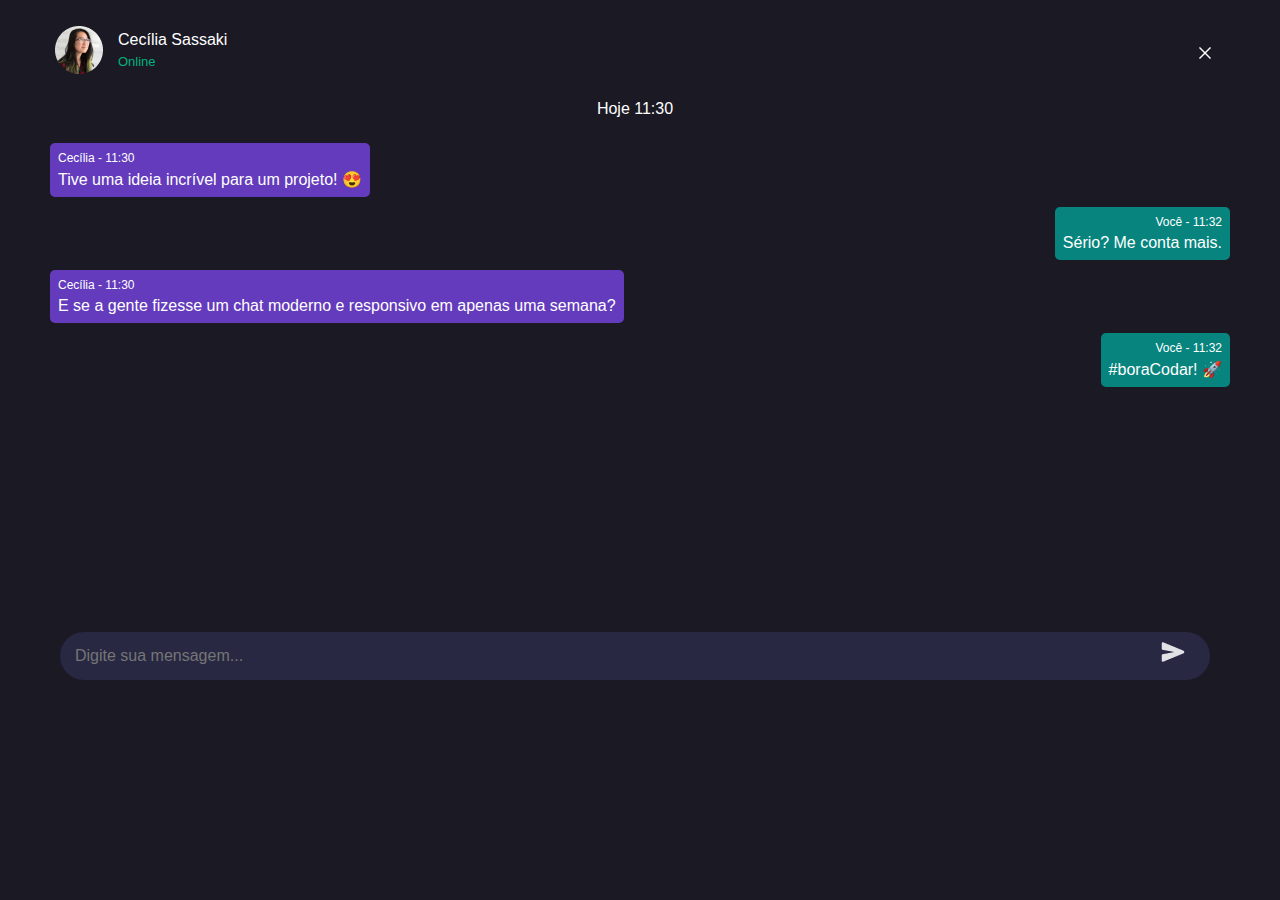
<file: chat/index.html>
<!DOCTYPE html>
<html lang="en">
<head>
  <meta charset="UTF-8">
  <meta name="viewport" content="width=device-width, initial-scale=1.0">
  <title>Chat Básico</title>
  <link rel="stylesheet" href="style.css">
</head>
<body>
    <div class="chat-container">
      <div class="headerPessoa">
        <div class="fotoNomeX">
            <div class="fotoNome">
                <img class="foto" src="Foto.png" alt="">
                <div class="nomeOnline">
                    <div class="nome">
                        Cecília Sassaki
                    </div>
                    <div class="online">
                        Online
                    </div>
                </div>
            </div>
            <div class="close">
                <button><img src="close.png" alt=""></button>
            </div>
        </div>
      </div>
      <div class="timeInicial">
        Hoje 11:30
      </div>
      <div class="chat-box" id="chat-box">
        <div class="message received">
            <div class="message-content">
              <span class="time">Cecília - 11:30</span>
              <span class="content">Tive uma ideia incrível para um projeto! 😍</span>
            </div>
          </div>
          <div class="message sent">
            <div class="message-content">
              <span class="time">Você - 11:32</span>
              <span class="content">Sério? Me conta mais.</span>
            </div>
          </div>
          <div class="message received">
            <div class="message-content">
              <span class="time">Cecília - 11:30</span>
              <span class="content">E se a gente fizesse um chat moderno e responsivo em apenas uma semana?</span>
            </div>
          </div>
          <div class="message sent">
            <div class="message-content">
              <span class="time">Você - 11:32</span>
              <span class="content">#boraCodar! 🚀</span>
            </div>
          </div>
        </div>
      <div class="input-container">
        <input class="input-msg" type="text" id="message-input" placeholder="Digite sua mensagem...">
        <button onclick="sendMessage()"><img src="send.png" alt=""></button>
      </div>
    </div>
  
    <script src="script.js"></script>
</body>
</html>
</file>
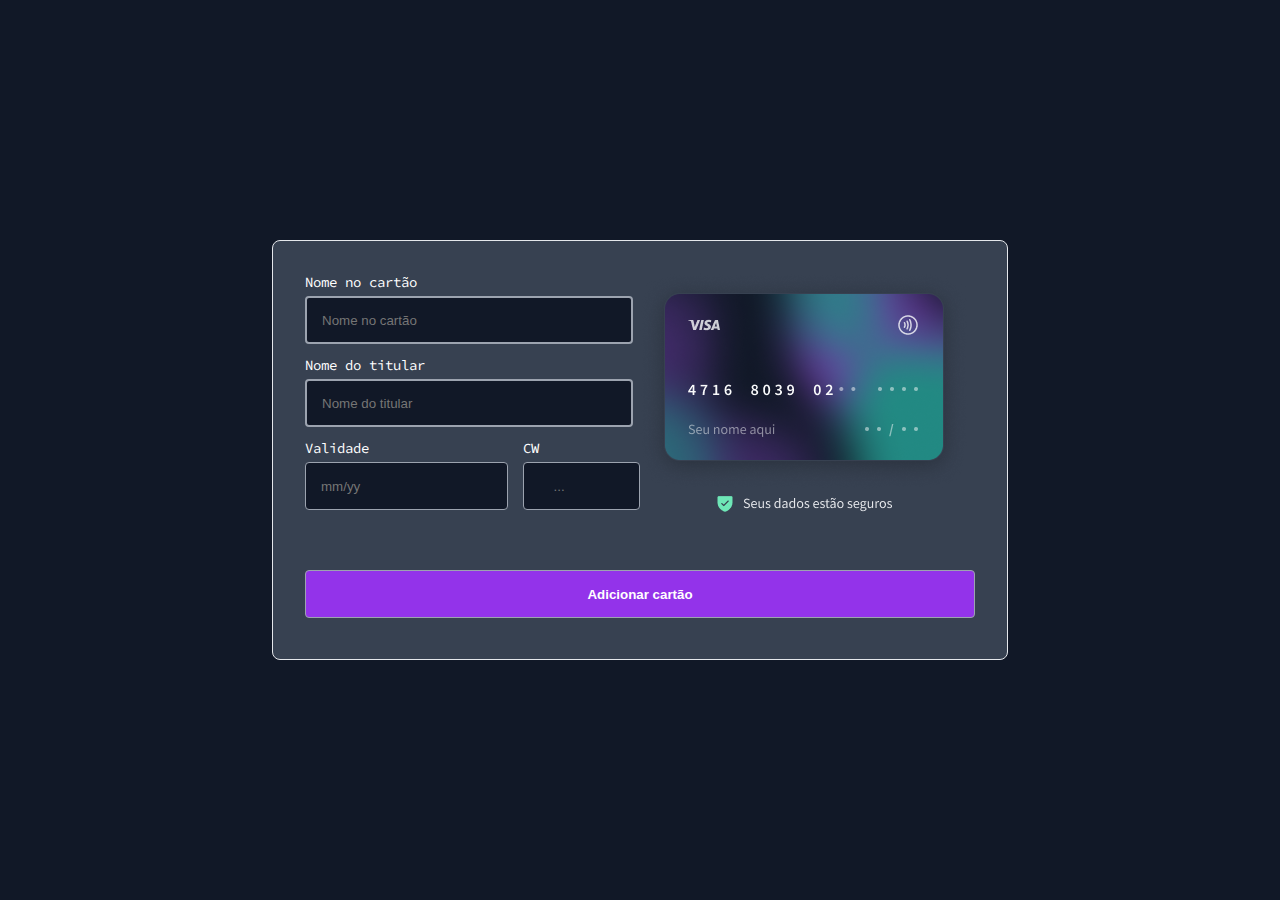
<file: formsCartaoCredito/index.html>
<!DOCTYPE html>
<html lang="en">
<head>
    <meta charset="UTF-8">
    <meta name="viewport" content="width=device-width, initial-scale=1.0">
    <title>Cartão</title>
    <link rel="stylesheet" href="style.css">
    <link rel="preconnect" href="https://fonts.googleapis.com">
    <link rel="preconnect" href="https://fonts.gstatic.com" crossorigin>
    <link href="https://fonts.googleapis.com/css2?family=Source+Code+Pro&family=Titillium+Web&display=swap" rel="stylesheet">
</head>
<body>
    <form id="form">
        <div class="container">
            <div class="card">
                <div class="form">
                    <div class="campos">
                        <label for="cardName">Nome no cartão</label>
                        <input class="input" type="text" id="cardName" name="cardName" placeholder="Nome no cartão">
                        <p id="cardNameError" class="error-message"></p>
                    
                        <label for="cardHolder">Nome do titular</label>
                        <input class="input" type="text" id="cardHolder" name="cardHolder" placeholder="Nome do titular">
                        <p id="cardHolderError" class="error-message"></p>
                        
                        <div class="card2">
                            <div class="validade">
                                <label class="label2" for="expiryDate">Validade</label>
                                <input class="input2" type="text" id="expiryDate" name="expiryDate" placeholder="mm/yy">
                                <p id="expiryDateError" class="error-message"></p>
                            </div>
                            <div class="cw">
                                <label for="cw">CW</label>
                                <input class="input2" type="text" id="cw" name="cw" placeholder="    ...">
                                <p id="cwError" class="error-message"></p>
                            </div>
                        </div>
                    </div>
                </div>
                <div class="cartao">
                    <img src="Cartão.png" alt="">
                </div>
            </div>
            <div class="botao">
                <button id="submitButton" type="submit">Adicionar cartão</button>
            </div>
        </div>
    </form>

    <script src="script.js"></script>
</body>
</html>
</file>
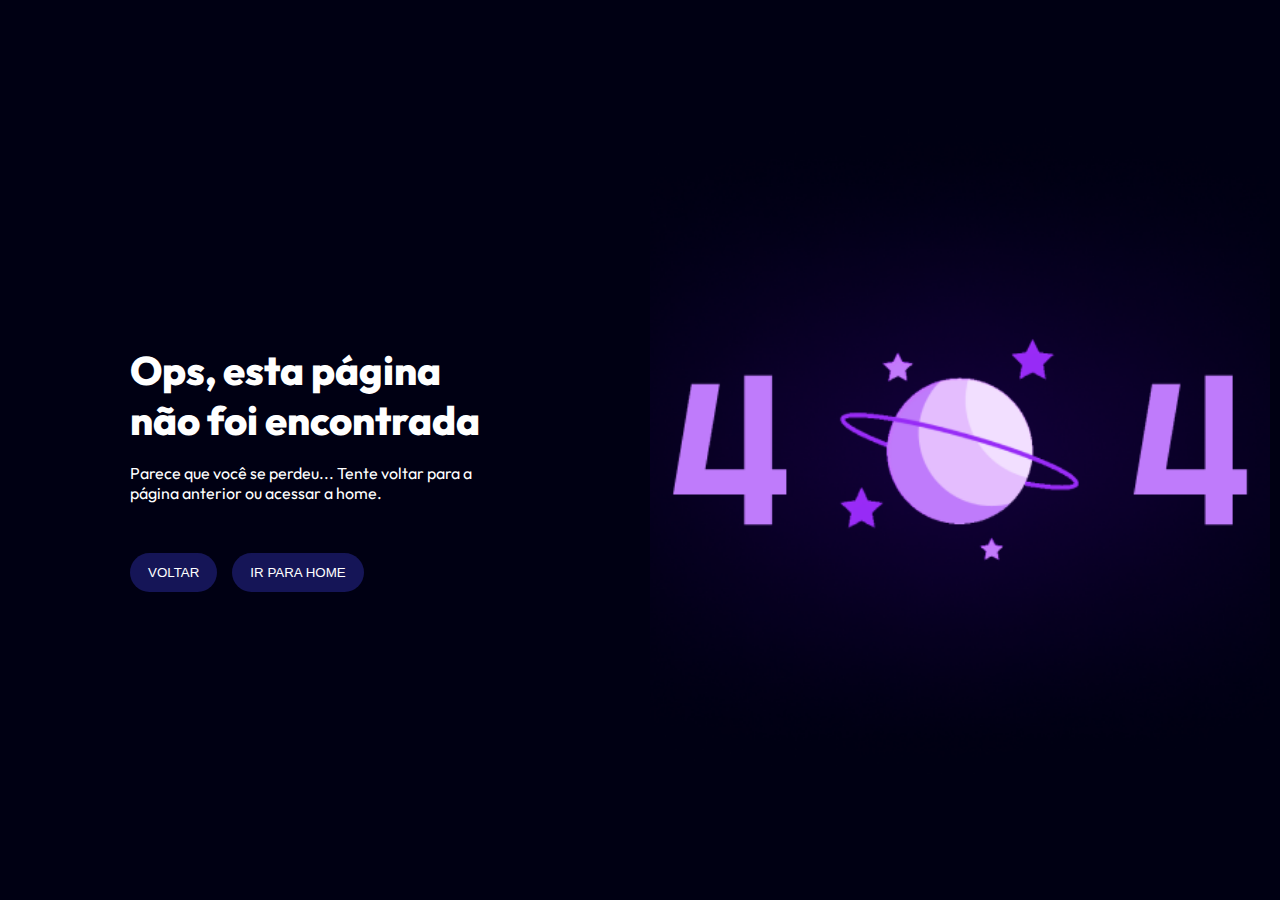
<file: pagina-erro-404/index.html>
<!DOCTYPE html>
<html>
<head>
    <meta name="viewport" content="width=device-width, initial-scale=1.0">
    <title>Erro 404 - Página não encontrada</title>
    <link rel="stylesheet" href="style.css">

</head>
<body>
    <div class="bg">
        <div class="box">
            <div class="container1">
                <h2 class="titulo">Ops, esta página não foi encontrada</h2>
                <p class="conteudo">Parece que você se perdeu... Tente voltar para a página anterior ou acessar a home.</p>
                <div class="container2">
                    <button class="botao">Voltar</button>
                    <button class="botao">Ir para Home</button>
                </div>
            </div>
        </div>
        <div class="box with-image">
        </div>
    </div>
</body>
</html>
</file>
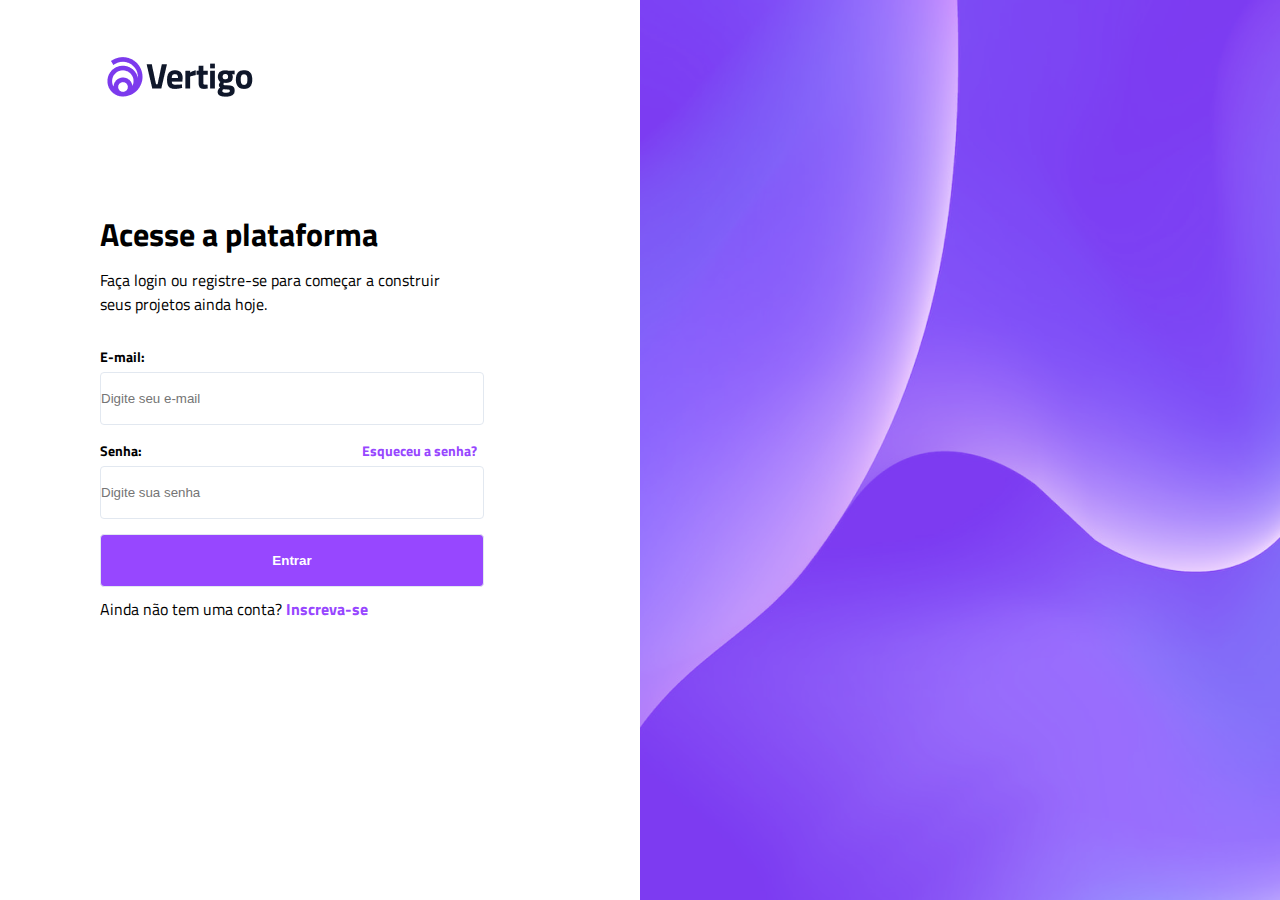
<file: paginaLogin/index.html>
<!DOCTYPE html>
<html lang="en">
<head>
    <meta charset="UTF-8">
    <meta name="viewport" content="width=device-width, initial-scale=1.0">
    <title>Login</title>
    <link rel="stylesheet" href="style.css">
    <link rel="preconnect" href="https://fonts.googleapis.com">
    <link rel="preconnect" href="https://fonts.gstatic.com" crossorigin>
    <link href="https://fonts.googleapis.com/css2?family=Titillium+Web&display=swap" rel="stylesheet">

    
</head>
<body>
    <div class="c1">
        <div class="logo">
            <img src="logo.png" alt="">
        </div>
        <div class="form">
            <div class="texto">
                <h1>Acesse a plataforma</h1>
                <p>Faça login ou registre-se para começar a construir seus projetos ainda hoje.</p>
            </div>
            <form id="form">
                <label for="email">E-mail:</label>
                <input type="text" id="email" name="email" placeholder="Digite seu e-mail">
                <p id="emailError" class="error-message"></p>
                <div class="senha-container">
                    <label for="password">Senha:</label>
                    <a class="esqueceu-senha" href="">Esqueceu a senha?</a>
                </div>
                <input type="password" id="password" name="password" placeholder="Digite sua senha">
                <p id="passwordError" class="error-message"></p>
                <button  class="botao" type="submit">Entrar</button>
            </form>
            <p class="texto2">Ainda não tem uma conta? <span>Inscreva-se</span></p>
        </div>
    </div>
    <div class="c2">
    </div>
    <script src="script.js"></script>
</body>
</html>
</file>
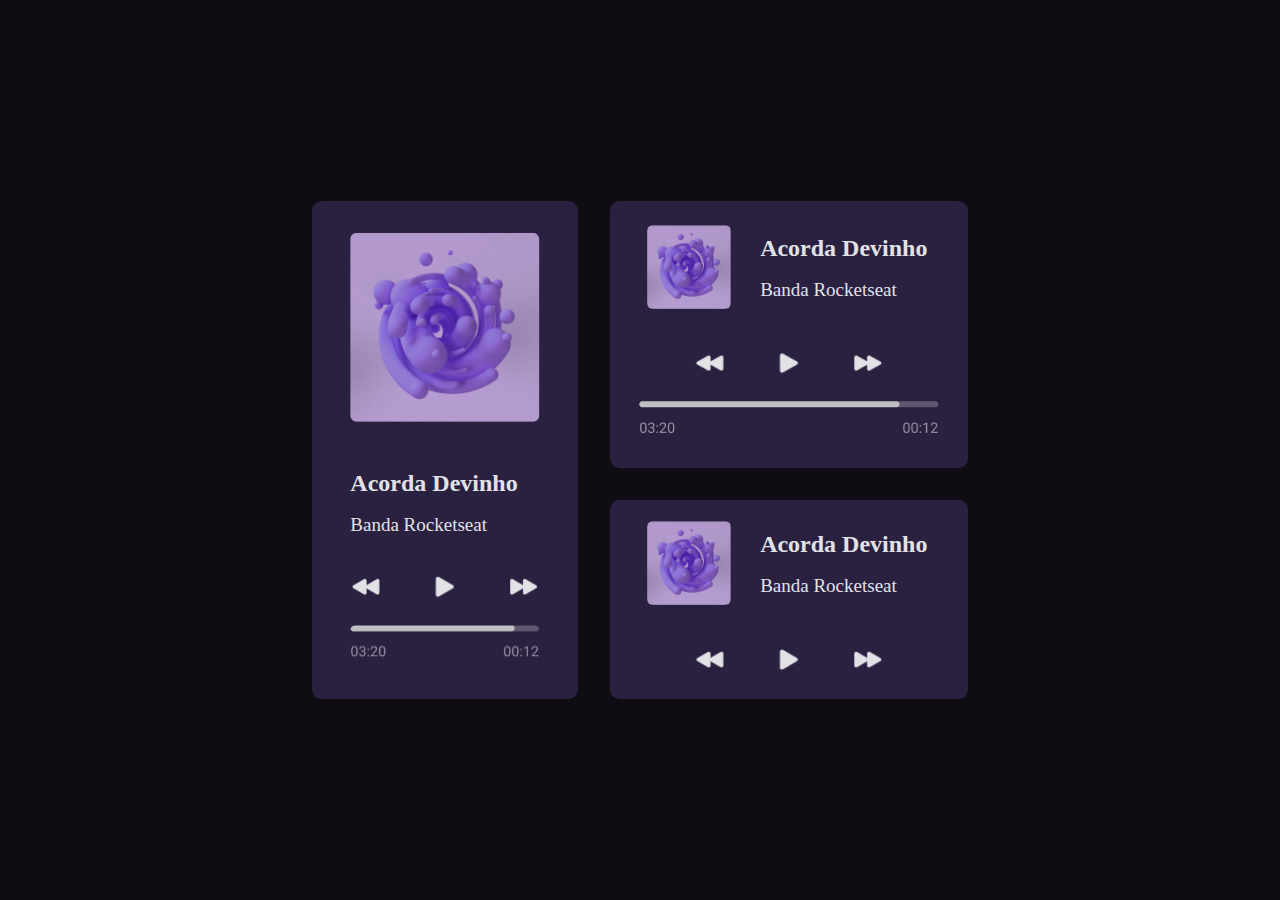
<file: player_musica/index.html>
<!DOCTYPE html>
<html lang="en">
<head>
    <meta charset="UTF-8">
    <meta name="viewport" content="width=device-width, initial-scale=1.0">
    <title>Player de música</title>
    <link rel="stylesheet" href="style.css">
</head>
<body>
    <div class="geral">
        <div class="card">
            <img src="imagem.png" alt="">
            <div class="card_1_titulo">
                <h2>Acorda Devinho</h2>
                <p>Banda Rocketseat</p>
            </div>
            <div class="card_box">
                <div class="card_play"><img src="play.png" alt=""></div>
                <div class="card_tempo_musica"><img src="play2.png" alt=""></div>
            </div>
        </div>
        <div class="cards2e3">
            <div class="card2">
                <div class="card-img2">
                    <img src="imagem.png" alt="">
                    <div class="card_2_titulo">
                        <h2>Acorda Devinho</h2>
                        <p>Banda Rocketseat</p>
                    </div>
                </div>
                <div class="card_box">
                    <div class="card_play2"><img src="play3.png" alt=""></div>
                    <div class="card_tempo_musica2"><img src="play4.png" alt=""></div>
                </div>
            </div>
            <div class="card3">
                <div class="card-img2">
                    <img src="imagem.png" alt="">
                    <div class="card_2_titulo">
                        <h2>Acorda Devinho</h2>
                        <p>Banda Rocketseat</p>
                    </div>
                </div>
                <div class="card_box">
                    <div class="card_play2"><img src="play3.png" alt=""></div>
                </div>
            </div>
        </div>
    </div>
</body>
</html>
</file>
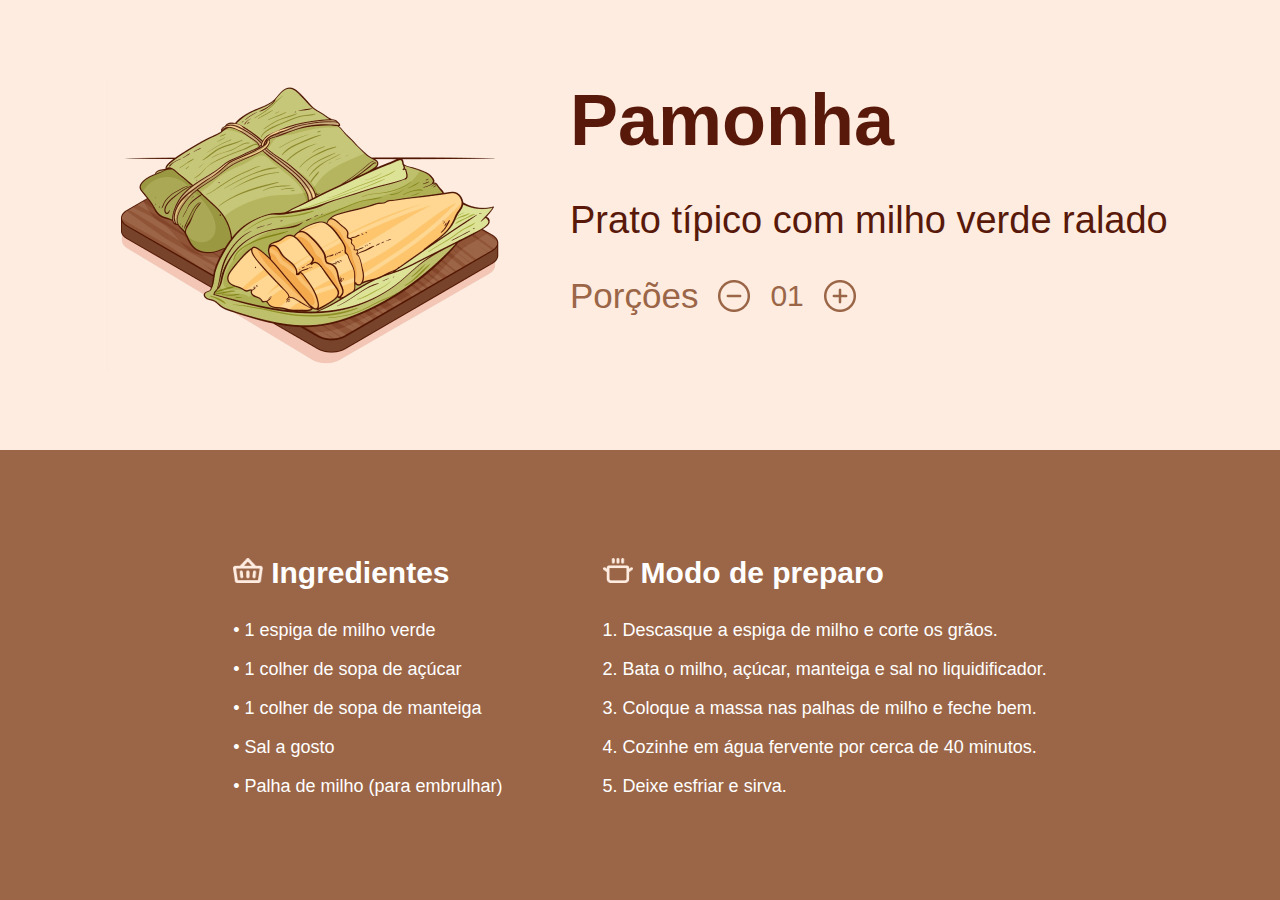
<file: receita/index.html>
<!DOCTYPE html>
<html lang="en">
<head>
    <meta charset="UTF-8">
    <meta name="viewport" content="width=device-width, initial-scale=1.0">
    <title>Receita</title>
    <link rel="stylesheet" href="style.css">
</head>
<body>
    <div class="container">
        <div class="box1">
            <div class="box1-card">
                <img src="imagem.png" alt="">
                <div class="titles">
                    <p class="t1">Pamonha</p>
                    <p class="t2">Prato típico com milho verde ralado</p>
                    <div class="porcoes">
                        <p class="t3">Porções</p>
                        <img src="menos.png" alt="" id="menos">
                        <p id="numero">01</p>
                        <img src="mais.png" alt="" id="mais">
                    </div>
                </div>
            </div>
        </div>
        <div class="box2">
            <div class="container-textos">
                <div class="c-ingredientes">
                    <div class="titulo-ingredientes">
                        <img src="cesta.png" alt="Cesta">
                        <h1>Ingredientes</h1>
                    </div>
                    <div class="ingredientes">
                        <p>• 1 espiga de milho verde</p>
                        <p>• 1 colher de sopa de açúcar</p>
                        <p>• 1 colher de sopa de manteiga</p>
                        <p>• Sal a gosto</p>
                        <p>• Palha de milho (para embrulhar)</p>
                    </div>
                </div>
                <div class="c-modo-preparo">
                    <div class="titulo-preparo">
                        <img src="panela.png" alt="Panela">
                        <h1>Modo de preparo</h1>
                    </div>
                    <div class="texto">
                        <p>1. Descasque a espiga de milho e corte os grãos.</p>
                        <p>2. Bata o milho, açúcar, manteiga e sal no liquidificador.</p>
                        <p>3. Coloque a massa nas palhas de milho e feche bem.</p>
                        <p>4. Cozinhe em água fervente por cerca de 40 minutos.</p>
                        <p>5. Deixe esfriar e sirva.</p>
                    </div>
                </div>
            </div>
        </div>
    </div>

    <script src="script.js"></script>
</body>
</html>
</file>
<file: chat/style.css>
body {
    font-family: Arial, sans-serif;
    margin: 0;
    padding: 0;
    display: flex;
    align-items: center;
    justify-content: center;
    background-color: #1A1924;
  }

  
.chat-container {
    width: 1200px;
    height: 700px;
    overflow-y: auto; 
    border-radius: 5px;
    display: flex;
    flex-direction: column;
    position: relative; 
}

.headerPessoa {
    width: 1190px;
    height: 100px;
    
    
}

.fotoNomeX {
    width: 1190px;
    height: 100px;
    display: flex;
    flex-direction: row;
    align-items: center;
    justify-content: space-between;
}

.fotoNome {
    display: flex;
    align-items: center;
    margin-left: 15px;
    color: white;
    gap: 15px;
}

.nomeOnline {
    display: flex;
    flex-direction: column;
    gap: 5px;
}

.online {
    font-size: 13px;
    color: #00B37E;
}

.close button {
    background-color: transparent;
    margin-right: 10px;
    margin-top: -15px;
}


.timeInicial {
    color: white;
    width: 1190px;
    display: flex;
    align-items: center;
    justify-content: center;
    margin-bottom: 15px;
}


.chat-box {
    flex: 1; 
    display: flex; 
    flex-direction: column; 
    align-items: flex-start; 
    padding: 10px;
    overflow-y: auto; 
}


.message {
    color: white;
    margin-bottom: 10px;
    padding: 8px;
    border-radius: 5px;
    max-width: 70%;
    display: flex;
    flex-direction: column;
    margin-bottom: 10px;
  }
  
.received {
    background-color: #633BBC;
    align-self: flex-start;
}
  
.sent {
    background-color: #07847E;
    color: white;
    align-self: flex-end;
    text-align: right; 
}

.input-container {
    display: flex;
    background-color: transparent;
    padding: 20px;
}

.input-container input {
    background-color: #282843;
    border-radius: 99px;
    border: none;
    color: white;
}

  
input[type="text"] {
    flex: 1;
    padding: 15px;
    font-size: 16px;
    margin-right: 10px;
}
  
button {
    position: absolute;
    right: 0;
    margin-right: 40px;
    padding: 8px 15px;
    font-size: 16px;
    border: none;
    cursor: pointer;
    background-color: transparent;
    color: white;
}
  

.message-content {
    display: flex;
    flex-direction: column;
  }
  
.time {
    font-size: 12px;
    color: white;
    margin-bottom: 5px;
  }

  
@media screen and (max-width: 900px) {
    .message {
        margin-bottom: 15px;
      }

    .timeInicial {
        width: 500px;
    }

}
</file>
<file: formsCartaoCredito/style.css>
* {
    margin: 0;
    padding: 0;
    box-sizing: border-box;
}

html, body {
    height: 100%;
    font-family: 'Source Code Pro', monospace;
    background-color: #111827;
    display: flex;
    align-items: center;
    justify-content: center;
  }

.container {
    width: 736px;
    height: 420px;
    background-color: #374151;
    border-radius: 8px;
    border: 1px solid #E5E7EB;
    padding: 32px;
}

.card {
    display: flex;
    flex-direction: row;
    margin-bottom: 48px;
}

.form {
    width: 50%;
}

.cartao {
    width: 50%;
}

.campos {
    display: flex;
    flex-direction: column;
}

.card2 {
    display: flex;
    width: 100%;
    gap: 15px;
}

.validade {
    display: flex;
    flex-direction: column;
    width: 65%;
}

.cw {
    display: flex;
    flex-direction: column;
    width: 35%;
}

label {
    font-size: 14px;
    color: white;
    margin-bottom: 5px;
}

.input {
    height: 48px;
    width: 328px;
    background-color: #111827;
    color: white;
    border-radius: 4px;
    border: 2px solid #9CA3AF;
    margin-bottom: 12px;
    padding: 0px 0px 0px 15px;
}

.input2 {
    height: 48px;
    background-color: #111827;
    color: white;
    border-radius: 4px;
    border: 1px solid #9CA3AF;
    padding: 0px 0px 0px 15px;
    margin-bottom: 12px;
}

.botao {
    width: 100%;
}

.botao button {
    width: 100%;
    background-color: #9333EA;
    height: 48px;
    color: white;
    font-weight: bold;
    border-radius: 4px;
    border: 1px solid #9CA3AF;
    cursor: pointer;
}

/* Erro */

.error-message {
    color: red;
    display: none;
    font-size: 12px;
    margin-top: -10px;
  }


@media screen and (max-width: 768px) {

    body {
        padding: 50px;
    }

    .container {
        width: 100%; 
        height: auto; 
    }

    .card {
        flex-direction: column; 
        margin-bottom: 24px; 
    }

    .form,
    .cartao {
        width: 100%; 
    }

    .cartao {
        order: -1;
        margin-bottom: 20px;
    }

    .validade {
        width: 100%; 
        margin-bottom: 12px; 
    }

    .cw {
        width: 100%;
    }

    .input,
    .input2 {
        width: 100%;
    }

    .botao button {
        width: 100%; 
    }
}
</file>
<file: pagina-erro-404/style.css>
@import url('https://fonts.googleapis.com/css2?family=Montserrat:wght@700&family=Outfit&family=Press+Start+2P&family=Source+Code+Pro&family=Titillium+Web&display=swap');

body {
    margin: 0;
    padding: 0;
}


.bg {
    display: flex;
    background-color: #000013;
    position: fixed;
    top: 0;
    left: 0;    
    width: 100%;
    height: 100%;
    z-index: -1; 
}

.box {
    flex: 1;
    margin: 10px;
    padding: 20px;
    display: flex;
    align-items: center;
    justify-content: center;

}



.with-image {
    background-image: url('404.png'); 
    background-size: cover; 
    background-position: center; 
}

.container1 {
    width: 380px;
    height: 276px;
    color: #fff;
    font-family: sans-serif;
    font-family: 'Outfit', sans-serif;
}

.titulo {
    font-size: 40px;
    font-weight: 800;
}

.conteudo {
    margin-top: -15px;
}

.container2 {
    margin-top: 50px;
    display: flex;
    gap: 15px;
}

.botao {
    border-radius: 99px;
    background-color: #151557;
    color: white;
    text-transform: uppercase;
    padding: 12px;
    padding-left: 18px;
    padding-right: 18px;
    border: none;
    font-weight: 400;
    cursor: pointer;
}

@media screen and (max-width: 900px) {
    .bg {
        display: flex;
        flex-direction: column;
    }
}
</file>
<file: paginaLogin/style.css>
* {
    margin: 0;
    padding: 0;
    box-sizing: border-box;
}

html, body {
    height: 100%;
    font-family: 'Titillium Web', sans-serif;
  }

body {
    display: flex;
}

.c2 {
    width: 50%;
    height: 100%;
    background-color: blue;
    background-image: url('img.png');
    background-size: cover; 
    background-position: center; 
    box-sizing: border-box;
}

.c1 {
    width: 50%;
    height: 100%;
    display: flex;
    flex-direction: column;
    padding: 50px 100px;
}


.form {
    margin-top: 100px;
    display: flex;
    flex-direction: column;
    gap: 30px;
    max-width: 500px;
}

.texto {
    display: flex;
    flex-direction: column;
    gap: 10px;
    width: 351px;
}

form {
    display: flex;
    flex-direction: column;
    gap: 5px;
}

form label {
    font-weight: bold;
    font-size: 14px; 
}

form input {
    margin-bottom: 10px;
}

input {
    width: 384px;
    height: 53px;
    border: 1px solid #E2E8F0;
    border-radius: 4px;
}

.botao {
    background-color: #9747FF;
    color: white;
    font-weight: bold;
    width: 384px;
    height: 53px;
    border: 1px solid #E2E8F0;
    border-radius: 4px;
    cursor: pointer;
}

.texto2 {
    margin-top: -20px;
}

span {
    color: #9747FF;
    font-size: 16px;
    font-weight: bold;
}

.senha-container {
    display: flex;
    align-items: center;
  }
  
.esqueceu-senha {
    font-weight: bold;
    margin-left: 220px; 
    font-size: 14px; 
    color: #9747FF; 
    text-decoration: none; 
  }

/* Erro */

.error-message {
  color: red;
  margin-bottom: 5px;
  display: none;
}


/* Responsividade */

@media screen and (max-width: 900px) {
    body {
        flex-direction: column; 
    }

    .c1 {
        padding: 20px; 
    }

    .form {
        margin-top: 50px;
        max-width: 100%;
    }

    input {
        width: 340px; 
    }

    .botao {
        width: 340px; 
    }

    .texto2 {
        width: 340px;
    }

    .c2 {
        display: none;
    }

    .error-message {
        width: 340px;
    }

    .senha-container {
        flex-direction: column; 
        align-items: flex-start; 
        margin-left: 0; 
    }

    .esqueceu-senha {
        margin-top: 10px; 
        margin-left: 0; 
    }
}
</file>
<file: player_musica/style.css>
html, body {
    margin: 0;
    padding: 0;
    height: 100%;
    width: 100%;
    background-color: #0F0D13;
}

.geral {
    width: 100%;
    height: 100%;
    display: flex;
    flex-direction: row;
    align-items: center;
    justify-content: center;
    gap: 32px;
}

/* Card 1 */

.card {
    width: 266.48px;
    height: 498px;
    background-color: #2A2141;
    top: 66px;
    left: 191px;
    border-radius: 9.6px;
    gap: 28.81px;
    display: flex;
    flex-direction: column;
    align-items: center;
    justify-content: center;
}

.card img {
    width: 189.66px;
    height: 189.66px;
    border-radius: 6px;
}

.card_1_titulo {
    width: 189.66px;
    height: 52.6px;
    gap: 9.6px;
}

.card_1_titulo h2 {
    color: #E1E1E6;
    width: 171px;
    height: 24px;
    font-family: Roboto;
    font-size: 24px;
    font-weight: 700;
    line-height: 24px;
    letter-spacing: 0em;
    text-align: left;
}

.card_1_titulo p {
    font-family: Roboto;
    font-size: 19px;
    font-weight: 400;
    line-height: 19px;
    letter-spacing: 0em;
    text-align: left;
    color: #E1E1E6;
}

.card_box {
    margin-top: 40px;
    display: flex;
    flex-direction: column;
    gap: 20px;
}

.card_play img {
    width: 189.66px;
    height: 28.81px;
    gap: 50.42px;
}

.card_tempo_musica img {
    width: 189.66px;
    height: 38.6px;
}

/* Card 2 e 3*/

.cards2e3 {
    display: flex;
    flex-direction: column;
    gap: 32px;
}

.card2 {
    width: 357.71px;
    height: 266.68px;
    top: 66px;
    left: 489.48px;
    border-radius: 9.6px;
    background-color: #2A2141;
    display: flex;
    flex-direction: column;
    justify-content: center;
    align-items: center;
}

.card-img2 {
    width: 300.09px;
    height: 84.03px;
    gap: 28.81px;
    display: flex;
    justify-content: center;
    align-items: center;
}

.card-img2 img {
    width: 84.03px;
    height: 84.03px;
    border-radius: 6px;
}

.card_2_titulo h2 {
    width: 171px;
    height: 24px;
    color: #E1E1E6;
    font-family: Roboto;
    font-size: 24px;
    font-weight: 700;
    line-height: 24px;
    letter-spacing: 0em;
    text-align: left;
}

.card_2_titulo p {
    width: 155px;
    height: 19px;
    font-family: Roboto;
    font-size: 19px;
    font-weight: 400;
    line-height: 19px;
    letter-spacing: 0em;
    text-align: left;
    color: #E1E1E6;
}

.card_play2 img {
    width: 300.09px;
    height: 28.81px;
    gap: 50.42px;
    
}

.card_tempo_musica2 img {
    width: 300.09px;;
    height: 38.6px;
    gap: 9.6px;
}

.card3 {
    width: 357.71px;
    height: 199.26px;
    top: 364.68px;
    left: 489.48px;
    border-radius: 9.6px;
    background-color: #2A2141;
    display: flex;
    flex-direction: column;
    justify-content: center;
    align-items: center;
}

 /* Responsividade */

 
@media screen and (max-width: 768px) {
    .geral {
        flex-direction: column; 
    }

    .card{
        margin-top: 500px;
        padding: 20px;
    }

    .card3 {
        margin-bottom: 30px;
    }
}
</file>
<file: receita/style.css>
body, html {
    margin: 0;
    padding: 0;
    height: 100%;
    width: 100%;
    font-family: sans-serif;
}

.container {
    width: 100%;    
    height: 100%;
    display: flex;
    flex-direction: column;
    
}

.box1 {
    height: 50%;
    background-color: #FEECE0;
    display: flex;
    align-items: center;
    justify-content: center;
}

.box1-card {
    width: 1070px;
    height: 293px;
    display: flex;
    flex-direction: row;
}

.titles {
    color: #58190A;
    margin-left: 56px;
    align-items: center;
    justify-content: center;
    
}

.t1 {
    margin: 0;
    color: #58190A;
    font-size: 72px;
    font-weight: bolder;
}

.t2 {
    color: #58190A;
    font-size: 38px;
}

.porcoes {
    display: flex;
    height: 32px;
    width: 32px;
    align-items: center;
    gap: 20px;
}

.porcoes img {
    cursor: pointer;
}

.porcoes #numero {
    color: #9B6647;
    font-size: 30px;
}

.t3 {
    color: #9B6647;
    font-size: 35px;
}


.box2 {
    height: 50%;
    background-color: #9B6647;
    display: flex;
    align-items: center;
    justify-content: center;
}

.container-textos {
    display: flex;
    display: flex;
    gap: 100px;
}

.c-ingredientes {
    display: flex;
    flex-direction: column;
}

.titulo-ingredientes{
    display: flex;
    text-align: center;
    font-size: 15px;
    color: white;
}

.titulo-ingredientes img {
    width: 30px;
    height: 25px;
    margin-right: 8px;
    margin-top: 23px;
}

.ingredientes p {
    color: white;
    font-size: 18px;
    margin-top: 10px;
}

.c-modo-preparo {
    display: flex;
    flex-direction: column;
}

.titulo-preparo {
    display: flex;
    text-align: center;
    font-size: 15px;
    color: white;
}

.titulo-preparo img {
    width: 30px;
    height: 25px;
    margin-right: 8px;
    margin-top: 23px;
}

.texto p {
    color: white;
    font-size: 18px;
    margin-top: 10px;
}



@media screen and (max-width: 768px) {

    .container {
        display: flex;
        flex-direction: column;
    }

    .box1 {
        height: 700px;
    }

    .box1-card {
        display: flex;
        flex-direction: column; 
        height: 600px;
    }


    .box2 {
        height: 700px;
    }

    
    .titles {
        margin-left: 20px; 
        text-align: center; 
    }
    
    .t1 {
        font-size: 36px;
    }
    
    .t2 {
        font-size: 24px;
    }
    
    .porcoes {
        display: flex;
        width: 100%;
        justify-content: center;
        align-items: center;
        gap: 10px; 
    }
    
    .porcoes img {
        width: 20px; 
        height: 20px;
    }
    
    .porcoes #numero {
        font-size: 24px; 
    }
    
    .t3 {
        font-size: 28px; 
    }
    
    .container-textos {
        margin-top: 15px;
        flex-direction: column; 
        gap: 40px; 
    }
    
    .titulo-ingredientes,
    .titulo-preparo {
        font-size: 14px; 
    }
    
    .titulo-ingredientes img,
    .titulo-preparo img {
        width: 20px; 
        height: 20px;
        margin-top: 25px;
    }
    
    .ingredientes p,
    .texto p {
        font-size: 16px; 
    }
}
</file>
